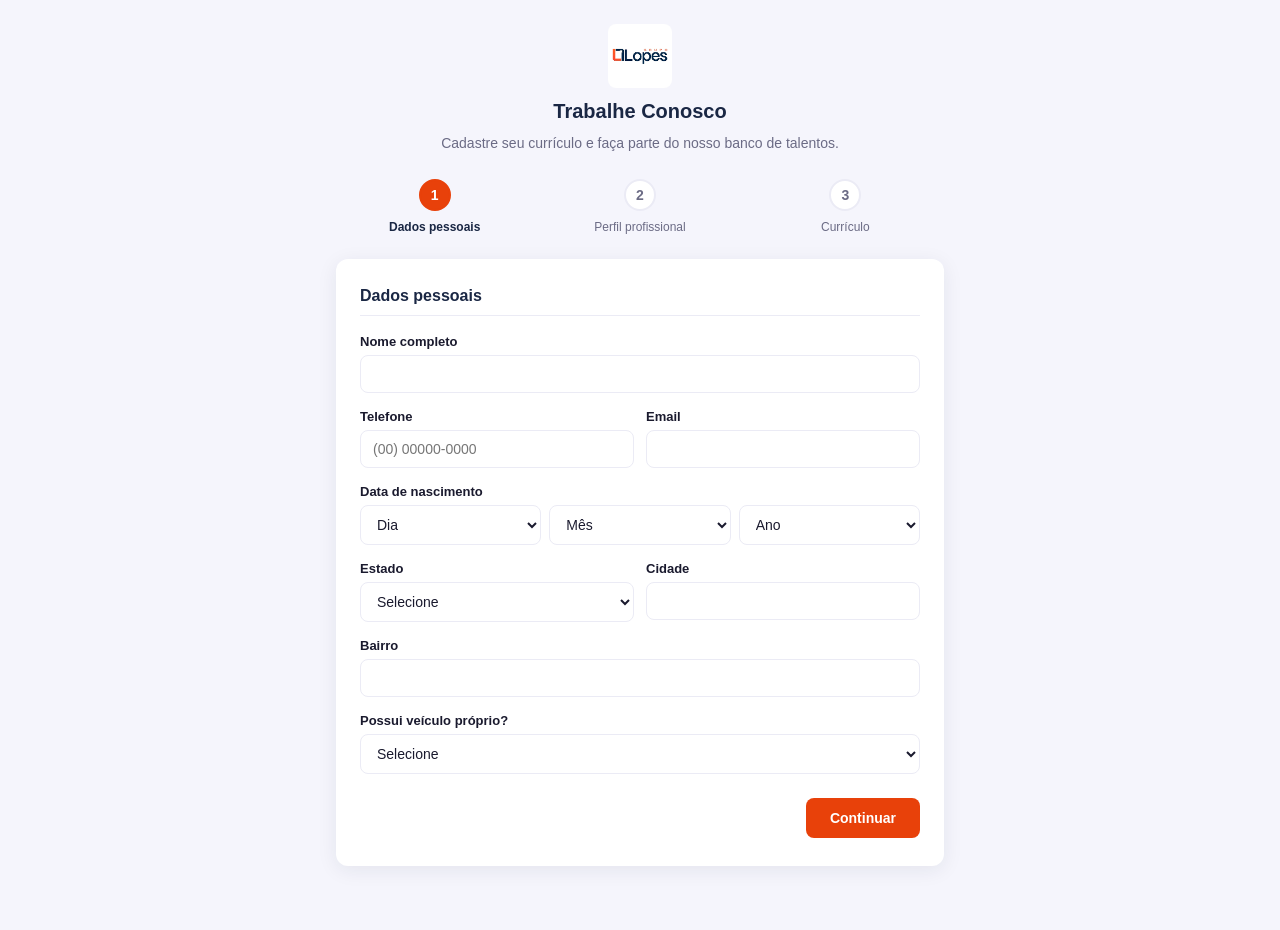
<file: index.html>
<!DOCTYPE html>
<html lang="pt-BR">
<head>
<meta charset="UTF-8">
<meta name="viewport" content="width=device-width, initial-scale=1.0">
<title>Trabalhe Conosco — Distribuidora Lopes</title>
<link rel="stylesheet" href="css/style.css">
</head>
<body>

<div class="pagina">

  <div class="cabecalho">
    <img src="img/logo.png" alt="Distribuidora Lopes">
    <h1>Trabalhe Conosco</h1>
    <p>Cadastre seu currículo e faça parte do nosso banco de talentos.</p>
  </div>

  <!-- Barra de etapas -->
  <div class="etapas" id="barraEtapas">
    <div class="etapa ativa" data-etapa="1">
      <div class="bola">1</div>
      <span class="label">Dados pessoais</span>
    </div>
    <div class="etapa" data-etapa="2">
      <div class="bola">2</div>
      <span class="label">Perfil profissional</span>
    </div>
    <div class="etapa" data-etapa="3">
      <div class="bola">3</div>
      <span class="label">Currículo</span>
    </div>
  </div>

  <div class="card" id="cardFormulario">
    <div class="mensagem-erro" id="mensagemErro"></div>

    <form id="formCandidato" novalidate>

      <!-- Honeypot: campo invisível para bots -->
      <div class="campo-honeypot">
        <label for="hp_site">Não preencha este campo</label>
        <input type="text" id="hp_site" name="honeypot" tabindex="-1" autocomplete="off">
      </div>

      <!-- ETAPA 1: Dados pessoais -->
      <section class="passo ativo" data-passo="1">
        <h2>Dados pessoais</h2>

        <div class="campo">
          <label for="nome">Nome completo</label>
          <input type="text" id="nome" required>
        </div>

        <div class="linha-dupla">
          <div class="campo">
            <label for="telefone">Telefone</label>
            <input type="tel" id="telefone" placeholder="(00) 00000-0000" required>
          </div>
          <div class="campo">
            <label for="email">Email</label>
            <input type="email" id="email" required>
          </div>
        </div>

        <div class="campo">
          <label>Data de nascimento</label>
          <div class="linha-tripla">
            <select id="nascDia" required></select>
            <select id="nascMes" required></select>
            <select id="nascAno" required></select>
          </div>
        </div>

        <div class="linha-dupla">
          <div class="campo">
            <label for="estado">Estado</label>
            <select id="estado" required></select>
          </div>
          <div class="campo">
            <label for="cidade">Cidade</label>
            <input type="text" id="cidade" required>
          </div>
        </div>

        <div class="campo">
          <label for="bairro">Bairro</label>
          <input type="text" id="bairro" required>
        </div>

        <div class="campo">
          <label for="veiculoProprio">Possui veículo próprio?</label>
          <select id="veiculoProprio" required>
            <option value="">Selecione</option>
            <option value="Sim">Sim</option>
            <option value="Não">Não</option>
          </select>
        </div>

        <div class="acoes">
          <span></span>
          <button type="button" class="botao botao-primario" onclick="irParaEtapa(2)">Continuar</button>
        </div>
      </section>

      <!-- ETAPA 2: Perfil profissional -->
      <section class="passo" data-passo="2" hidden>
        <h2>Perfil profissional</h2>

        <div class="campo">
          <label for="disponibilidade">Disponibilidade para início</label>
          <select id="disponibilidade" required>
            <option value="">Selecione</option>
            <option value="Imediata">Imediata</option>
            <option value="Em até 15 dias">Em até 15 dias</option>
            <option value="Em até 30 dias">Em até 30 dias</option>
            <option value="A combinar">A combinar</option>
          </select>
        </div>

        <div class="campo">
          <label for="vaga">Vaga de interesse</label>
          <select id="vaga" required>
            <option value="">Carregando vagas...</option>
          </select>
        </div>

        <div class="campo">
          <label for="escolaridade">Nível de escolaridade</label>
          <select id="escolaridade" required>
            <option value="">Selecione</option>
            <option>Fundamental incompleto</option>
            <option>Fundamental completo</option>
            <option>Médio incompleto</option>
            <option>Médio completo</option>
            <option>Superior incompleto</option>
            <option>Superior completo</option>
            <option>Pós-graduação</option>
          </select>
        </div>

        <div class="campo">
          <label for="pretensaoSalarial">Pretensão salarial (R$)</label>
          <input type="number" id="pretensaoSalarial" min="0" step="0.01" required>
        </div>

        <div class="campo">
          <label for="comoSoube">Como você ficou sabendo da vaga?</label>
          <select id="comoSoube" required>
            <option value="">Selecione</option>
            <option value="WhatsApp">WhatsApp</option>
            <option value="Instagram">Instagram</option>
            <option value="Facebook">Facebook</option>
            <option value="LinkedIn">LinkedIn</option>
            <option value="YouTube">YouTube</option>
            <option value="Google">Google</option>
            <option value="Indicação de amigo/conhecido">Indicação de amigo/conhecido</option>
            <option value="Outro">Outro</option>
          </select>
        </div>

        <div class="acoes">
          <button type="button" class="botao botao-secundario" onclick="irParaEtapa(1)">Voltar</button>
          <button type="button" class="botao botao-primario" onclick="irParaEtapa(3)">Continuar</button>
        </div>
      </section>

      <!-- ETAPA 3: Currículo -->
      <section class="passo" data-passo="3" hidden>
        <h2>Currículo</h2>

        <div class="campo">
          <label for="arquivo">Anexe seu currículo</label>
          <input type="file" id="arquivo" accept=".pdf,.doc,.docx,.png,.jpg,.jpeg" required>
          <p class="texto-ajuda">Formatos aceitos: PDF, Word ou imagem. Tamanho máximo: 10MB.</p>
        </div>

        <div class="campo-consentimento">
          <input type="checkbox" id="consentimento" required>
          <label for="consentimento">
            Autorizo o uso dos meus dados pessoais pela Distribuidora Lopes para fins de
            recrutamento e seleção, conforme a Lei Geral de Proteção de Dados (LGPD).
          </label>
        </div>

        <div class="acoes">
          <button type="button" class="botao botao-secundario" onclick="irParaEtapa(2)">Voltar</button>
          <button type="submit" class="botao botao-primario" id="botaoEnviar">Enviar cadastro</button>
        </div>
      </section>

    </form>

    <!-- Tela de sucesso -->
    <div class="tela-sucesso" id="telaSucesso" hidden>
      <div class="icone-sucesso">&#10003;</div>
      <h2>Cadastro enviado com sucesso!</h2>
      <p>Enviamos um email de confirmação para você. Nossa equipe entrará em contato caso surja uma oportunidade compatível com seu perfil.</p>
    </div>
  </div>

</div>

<div class="overlay-carregando" id="overlayCarregando">
  <div class="spinner"></div>
</div>

<script src="js/config.js"></script>
<script src="js/script.js"></script>
</body>
</html>
</file>
<file: css/style.css>
:root {
  --cor-primaria: #E8410A;
  --cor-primaria-hover: #c93a09;
  --cor-escura: #1a2744;
  --cor-fundo: #f5f5fc;
  --cor-texto: #1a1a2e;
  --cor-texto-sec: #6b6b85;
  --cor-borda: #ebebf5;
  --cor-sucesso: #1f9d55;
  --cor-erro: #e53e3e;
  --radius: 12px;
  --sombra: 0 4px 20px rgba(26, 39, 68, 0.08);
}

* {
  box-sizing: border-box;
}

body {
  margin: 0;
  font-family: 'Segoe UI', -apple-system, BlinkMacSystemFont, sans-serif;
  background: var(--cor-fundo);
  color: var(--cor-texto);
  min-height: 100vh;
}

.pagina {
  max-width: 640px;
  margin: 0 auto;
  padding: 24px 16px 64px;
}

/* Cabeçalho */
.cabecalho {
  display: flex;
  flex-direction: column;
  align-items: center;
  gap: 12px;
  margin-bottom: 28px;
  text-align: center;
}

.cabecalho img {
  height: 64px;
  width: auto;
  border-radius: 8px;
}

.cabecalho h1 {
  font-size: 20px;
  margin: 0;
  color: var(--cor-escura);
}

.cabecalho p {
  margin: 0;
  color: var(--cor-texto-sec);
  font-size: 14px;
}

/* Barra de progresso das etapas */
.etapas {
  display: flex;
  justify-content: space-between;
  margin-bottom: 24px;
  gap: 8px;
}

.etapa {
  flex: 1;
  text-align: center;
}

.etapa .bola {
  width: 32px;
  height: 32px;
  border-radius: 50%;
  background: #fff;
  border: 2px solid var(--cor-borda);
  color: var(--cor-texto-sec);
  display: flex;
  align-items: center;
  justify-content: center;
  margin: 0 auto 6px;
  font-weight: 600;
  font-size: 14px;
  transition: all 0.2s ease;
}

.etapa.ativa .bola {
  background: var(--cor-primaria);
  border-color: var(--cor-primaria);
  color: #fff;
}

.etapa.concluida .bola {
  background: var(--cor-escura);
  border-color: var(--cor-escura);
  color: #fff;
}

.etapa span.label {
  font-size: 12px;
  color: var(--cor-texto-sec);
}

.etapa.ativa span.label {
  color: var(--cor-escura);
  font-weight: 600;
}

/* Card do formulário */
.card {
  background: #fff;
  border-radius: var(--radius);
  box-shadow: var(--sombra);
  padding: 28px 24px;
}

.passo {
  display: none;
}

.passo.ativo {
  display: block;
  animation: fadeIn 0.25s ease;
}

.passo[hidden] { display: none; }

@keyframes fadeIn {
  from { opacity: 0; transform: translateY(6px); }
  to { opacity: 1; transform: translateY(0); }
}

.passo h2 {
  font-size: 16px;
  color: var(--cor-escura);
  margin: 0 0 18px;
  padding-bottom: 10px;
  border-bottom: 1px solid var(--cor-borda);
}

.campo {
  margin-bottom: 16px;
}

.campo label {
  display: block;
  font-size: 13px;
  font-weight: 600;
  color: var(--cor-texto);
  margin-bottom: 6px;
}

.campo input[type="text"],
.campo input[type="tel"],
.campo input[type="email"],
.campo input[type="number"],
.campo select,
.campo input[type="file"] {
  width: 100%;
  padding: 10px 12px;
  border: 1px solid var(--cor-borda);
  border-radius: 8px;
  font-size: 14px;
  font-family: inherit;
  background: #fff;
  color: var(--cor-texto);
  outline: none;
  transition: border-color 0.15s ease;
}

.campo input:focus,
.campo select:focus {
  border-color: var(--cor-primaria);
}

.linha-dupla {
  display: grid;
  grid-template-columns: 1fr 1fr;
  gap: 12px;
}

.linha-tripla {
  display: grid;
  grid-template-columns: 1fr 1fr 1fr;
  gap: 8px;
}

@media (max-width: 480px) {
  .linha-dupla { grid-template-columns: 1fr; }
}

.campo-consentimento {
  display: flex;
  align-items: flex-start;
  gap: 10px;
  background: var(--cor-fundo);
  border-radius: 8px;
  padding: 14px;
  margin-top: 8px;
}

.campo-consentimento input {
  margin-top: 3px;
}

.campo-consentimento label {
  font-size: 13px;
  color: var(--cor-texto-sec);
  margin: 0;
  font-weight: 400;
}

/* Honeypot escondido */
.campo-honeypot {
  position: absolute;
  left: -9999px;
  width: 1px;
  height: 1px;
  overflow: hidden;
}
.campo-honeypot[hidden] { display: none; }

/* Botões */
.acoes {
  display: flex;
  justify-content: space-between;
  gap: 12px;
  margin-top: 24px;
}

.botao {
  border: none;
  border-radius: 8px;
  padding: 12px 24px;
  font-size: 14px;
  font-weight: 600;
  cursor: pointer;
  transition: background 0.15s ease, transform 0.1s ease;
}

.botao:active {
  transform: scale(0.98);
}

.botao-primario {
  background: var(--cor-primaria);
  color: #fff;
}

.botao-primario:hover {
  background: var(--cor-primaria-hover);
}

.botao-secundario {
  background: none;
  border: 1px solid var(--cor-borda);
  color: var(--cor-texto);
}

.botao:disabled {
  opacity: 0.6;
  cursor: not-allowed;
}

/* Mensagens de erro */
.mensagem-erro {
  background: #fdecec;
  color: var(--cor-erro);
  border-radius: 8px;
  padding: 10px 14px;
  font-size: 13px;
  margin-bottom: 16px;
  display: none;
}

.mensagem-erro.visivel {
  display: block;
}

/* Tela de sucesso */
.tela-sucesso {
  text-align: center;
  padding: 32px 16px;
}

.tela-sucesso .icone-sucesso {
  width: 64px;
  height: 64px;
  border-radius: 50%;
  background: #e6f7ec;
  color: var(--cor-sucesso);
  display: flex;
  align-items: center;
  justify-content: center;
  margin: 0 auto 20px;
  font-size: 32px;
}

.tela-sucesso h2 {
  color: var(--cor-escura);
  margin-bottom: 8px;
}

.tela-sucesso p {
  color: var(--cor-texto-sec);
  font-size: 14px;
}

/* Loading */
.overlay-carregando {
  position: fixed;
  inset: 0;
  background: rgba(26, 39, 68, 0.4);
  display: none;
  align-items: center;
  justify-content: center;
  z-index: 1000;
}

.overlay-carregando.visivel {
  display: flex;
}

.spinner {
  width: 44px;
  height: 44px;
  border: 4px solid #fff;
  border-top-color: var(--cor-primaria);
  border-radius: 50%;
  animation: girar 0.8s linear infinite;
}

@keyframes girar {
  to { transform: rotate(360deg); }
}

.texto-ajuda {
  font-size: 12px;
  color: var(--cor-texto-sec);
  margin-top: 4px;
}
</file>
